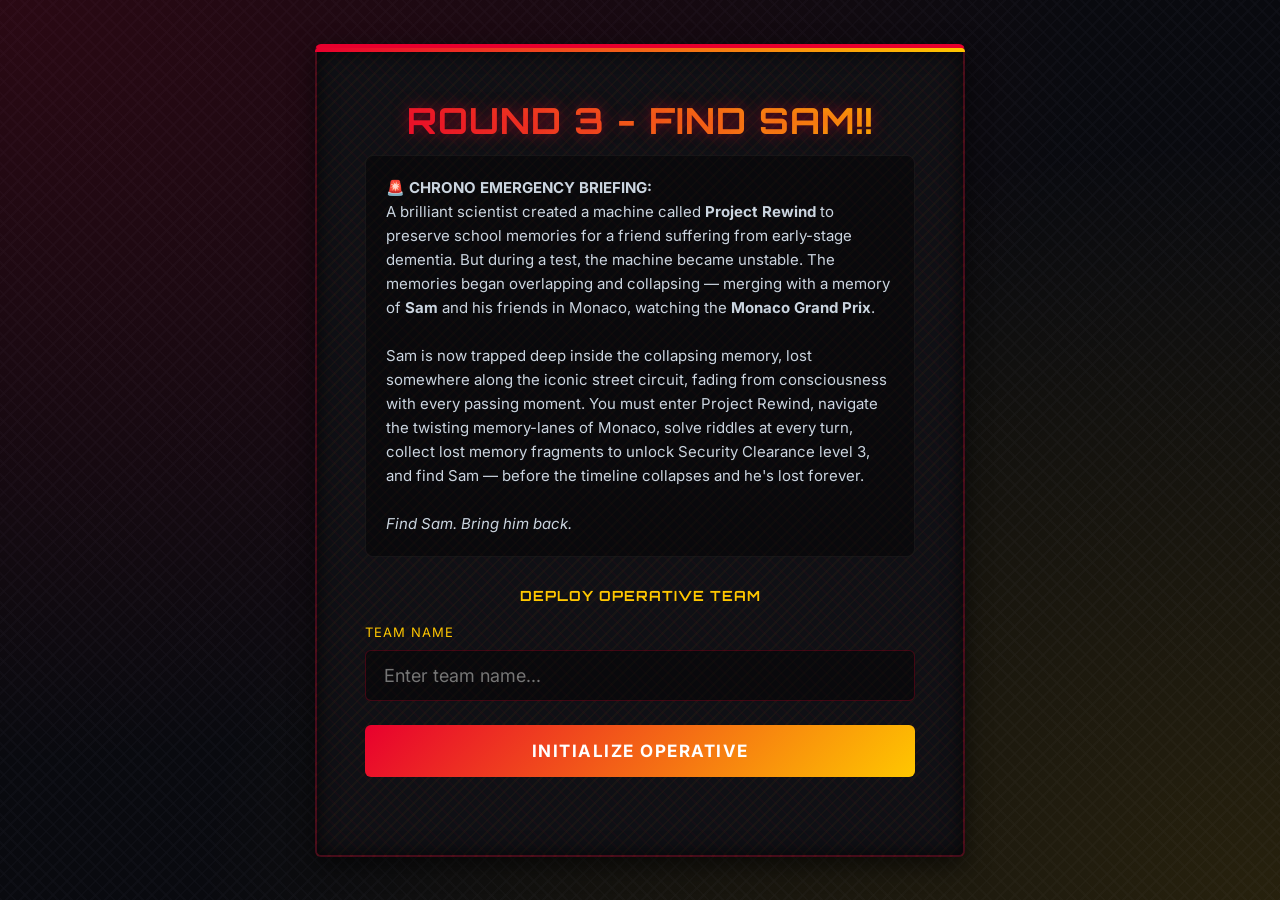
<file: templates/index.html>
<!DOCTYPE html>
<html lang="en">
<head>
    <meta charset="UTF-8">
    <meta name="viewport" content="width=device-width, initial-scale=1.0">
    <meta name="robots" content="noindex, nofollow">
    <title>Find Sam - Multiplayer Mystery Game</title>
    <link rel="stylesheet" href="/static/css/main.css">
</head>
<body>
    <div class="portal-container">
        <div class="portal-card glass-panel">
            <h1 class="portal-title">ROUND 3 - FIND SAM!!</h1>
            
            <div class="story-block">
                <strong>🚨 CHRONO EMERGENCY BRIEFING:</strong><br>
                A brilliant scientist created a machine called <strong>Project Rewind</strong> to preserve school memories for a friend suffering from early-stage dementia. But during a test, the machine became unstable. The memories began overlapping and collapsing — merging with a memory of <strong>Sam</strong> and his friends in Monaco, watching the <strong>Monaco Grand Prix</strong>.<br><br>
                Sam is now trapped deep inside the collapsing memory, lost somewhere along the iconic street circuit, fading from consciousness with every passing moment. You must enter Project Rewind, navigate the twisting memory-lanes of Monaco, solve riddles at every turn, collect lost memory fragments to unlock Security Clearance level 3, and find Sam — before the timeline collapses and he's lost forever.<br><br>
                <em>Find Sam. Bring him back.</em>
            </div>
            
            <div id="error-alert" style="display: none; color: var(--neon-pink); margin-bottom: 20px; font-weight: bold; font-size: 14px;"></div>
            
            <!-- Join Team Form -->
            <form id="join-form" action="/api/join" method="POST" style="margin-bottom: 30px;">
                <h3 style="margin-bottom: 20px; text-transform: uppercase; color: var(--f1-yellow); font-size: 14px; letter-spacing: 1px;">Deploy Operative Team</h3>
                
                <div class="form-group">
                    <label for="team_name">Team Name</label>
                    <input type="text" id="team_name" name="team_name" class="form-control" placeholder="Enter team name..." required autocomplete="off">
                </div>
                
                <!-- Start node is automatically assigned by the server to be far from Sam -->
                <input type="hidden" name="start_node" value="-1">
                
                <button type="submit" class="btn btn-primary">Initialize Operative</button>
            </form>
        </div>
    </div>

    <script>
        // Check for URL error parameters
        const urlParams = new URLSearchParams(window.location.search);
        const error = urlParams.get('error');
        if (error) {
            const errorAlert = document.getElementById('error-alert');
            if (error === 'team_not_found') {
                errorAlert.textContent = 'Error: The requested team session was not found or has been cleared.';
            } else {
                errorAlert.textContent = decodeURIComponent(error);
            }
            errorAlert.style.display = 'block';
        }

        // Intercept form submission to post via AJAX
        document.getElementById('join-form').addEventListener('submit', async (e) => {
            e.preventDefault();
            const form = e.target;
            const formData = new FormData(form);
            
            try {
                const response = await fetch(form.action, {
                    method: form.method,
                    body: formData
                });
                
                const result = await response.json();
                if (response.ok && result.success) {
                    window.location.href = `/team/${encodeURIComponent(result.team_name)}`;
                } else {
                    const errorAlert = document.getElementById('error-alert');
                    errorAlert.textContent = result.message || 'Failed to join game lobby.';
                    errorAlert.style.display = 'block';
                }
            } catch (err) {
                console.error(err);
                const errorAlert = document.getElementById('error-alert');
                errorAlert.textContent = 'Network error. Please try again.';
                errorAlert.style.display = 'block';
            }
        });
    </script>
</body>
</html>
</file>
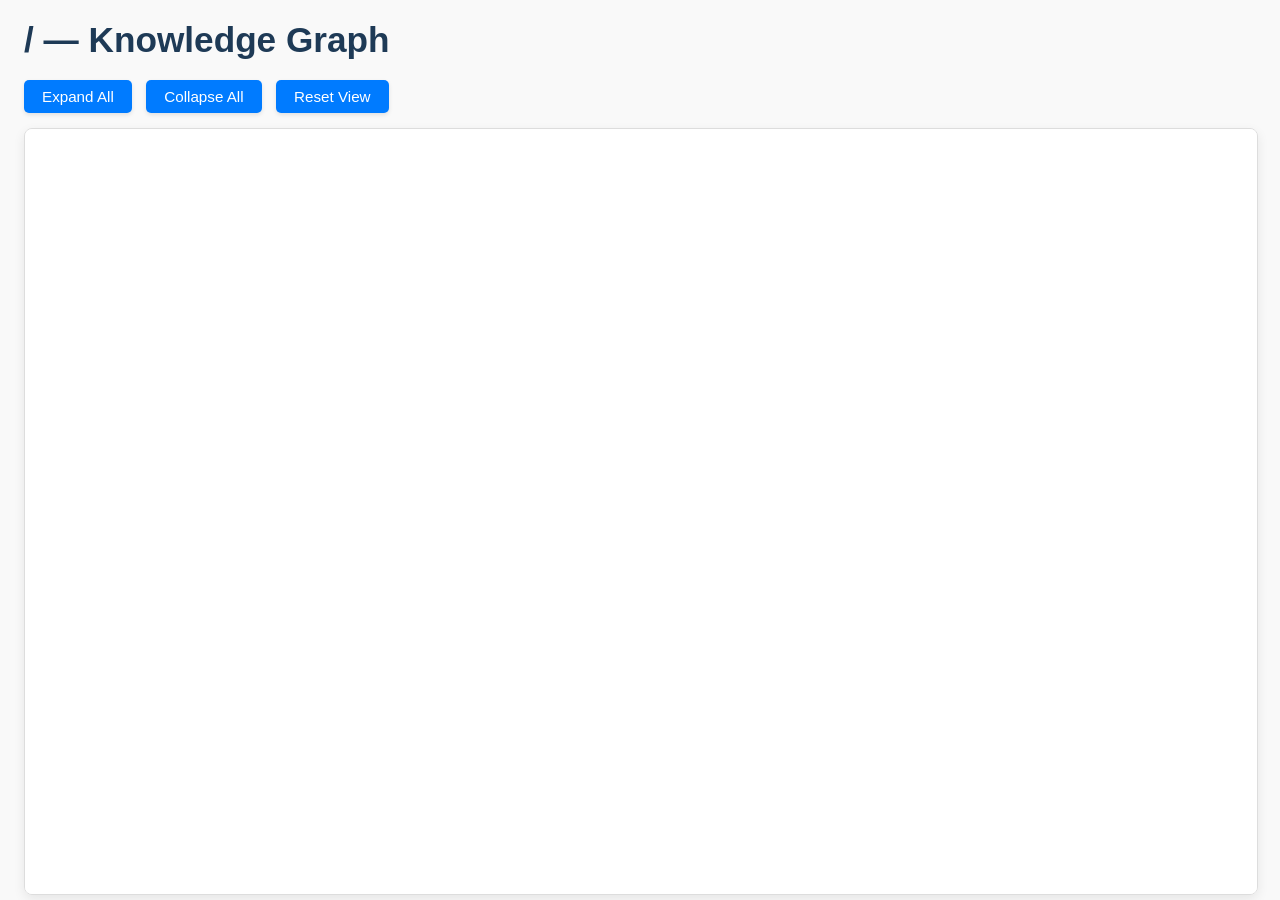
<file: graphify-out/GRAPH_TREE.html>
<!DOCTYPE html>
<html lang="en">
<head>
  <meta charset="UTF-8">
  <title>/ — graphify tree viewer</title>
  <style>
    body {
      font-family: 'Segoe UI', sans-serif;
      margin: 0;
      padding: 0;
      background: #f9f9f9;
      color: #333;
    }
    h1 {
      margin: 20px 0 0 24px;
      font-size: 2.2rem;
      font-weight: bold;
      color: #1e3a56;
    }
    .controls {
      margin: 20px 0 15px 24px;
    }
    button {
      margin-right: 10px;
      padding: 8px 18px;
      background: #007bff;
      color: #fff;
      border: none;
      border-radius: 5px;
      font-size: 0.95rem;
      cursor: pointer;
      transition: background 0.2s ease-in-out;
      box-shadow: 0 2px 4px rgba(0,0,0,0.1);
    }
    button:hover {
      background: #0056b3;
    }
    button:active {
      background: #004085;
    }
    #tree-container {
      width: calc(100vw - 48px); /* Adjust for body margin/padding */
      height: 85vh;
      overflow: auto;
      border-radius: 8px;
      background: #fff;
      margin-left: 24px;
      margin-right: 24px;
      box-shadow: 0 4px 12px rgba(0,0,0,0.08);
      border: 1px solid #ddd;
    }
    svg {
      background: #fff;
      border-radius: 8px;
      display: block; /* Important for D3 */
    }
    .node circle {
      stroke-width: 2.5px;
    }
    .node text { /* Base style for the <text> container */
      font: 13px 'Segoe UI', sans-serif;
      paint-order: stroke fill; /* Ensures text is readable over lines */
      stroke: #fff; /* White halo */
      stroke-width: 3px; /* Halo thickness */
      stroke-linejoin: round;
      stroke-opacity: 0.85; /* Halo opacity */
    }
    .link {
      fill: none;
      stroke-opacity: 0.7;
      stroke-width: 2px;
    }
  </style>
</head>
<body>
  <h1>/ — Knowledge Graph</h1>
  <div class="controls">
    <button onclick="expandAll()">Expand All</button>
    <button onclick="collapseAll()">Collapse All</button>
    <button onclick="resetView()">Reset View</button>
  </div>
  <div id="tree-container">
    <svg id="tree-svg" width="6000" height="8000"></svg>
  </div>

  <script src="https://d3js.org/d3.v7.min.js"></script>
  <script>
    const initialJsonData = {"name":"/","total_count":167,"children":[{"name":".agents","total_count":4,"children":[{"name":"rules","total_count":2,"children":[{"name":"graphify.md","total_count":2,"children":[{"name":"graphify","total_count":1,"children":[]},{"name":"graphify.md","total_count":1,"children":[]}]}]},{"name":"workflows","total_count":2,"children":[{"name":"graphify.md","total_count":2,"children":[{"name":"graphify.md","total_count":1,"children":[]},{"name":"Workflow: graphify","total_count":1,"children":[]}]}]}]},{"name":"game.py","total_count":22,"children":[{"name":".__init__()","total_count":1,"children":[]},{"name":".add_team()","total_count":1,"children":[]},{"name":".bypass_puzzle()","total_count":1,"children":[]},{"name":".configure_game()","total_count":1,"children":[]},{"name":".get_adjacent_nodes()","total_count":1,"children":[]},{"name":".get_gm_view_data()","total_count":1,"children":[]},{"name":".get_shortest_path_distance()","total_count":1,"children":[]},{"name":".get_team_view_data()","total_count":1,"children":[]},{"name":".handle_team_win()","total_count":1,"children":[]},{"name":".load_state()","total_count":1,"children":[]},{"name":".move_team()","total_count":1,"children":[]},{"name":".remove_team()","total_count":1,"children":[]},{"name":".save_state()","total_count":1,"children":[]},{"name":".setup_monaco_map()","total_count":1,"children":[]},{"name":".setup_story_puzzles()","total_count":1,"children":[]},{"name":".solve_puzzle()","total_count":1,"children":[]},{"name":".start_game()","total_count":1,"children":[]},{"name":".start_team()","total_count":1,"children":[]},{"name":".tick_sam_movement()","total_count":1,"children":[]},{"name":".update_puzzle_intel()","total_count":1,"children":[]},{"name":"Any","total_count":1,"children":[]},{"name":"GameManager","total_count":1,"children":[]}]},{"name":"main.py","total_count":36,"children":[{"name":".__init__()","total_count":1,"children":[]},{"name":".broadcast_to_all_teams()","total_count":1,"children":[]},{"name":".broadcast_to_gm()","total_count":1,"children":[]},{"name":".connect_gm()","total_count":1,"children":[]},{"name":".connect_team()","total_count":1,"children":[]},{"name":".disconnect_gm()","total_count":1,"children":[]},{"name":".disconnect_team()","total_count":1,"children":[]},{"name":".send_to_team()","total_count":1,"children":[]},{"name":"Any","total_count":1,"children":[]},{"name":"bypass_puzzle()","total_count":1,"children":[]},{"name":"BypassModel","total_count":1,"children":[]},{"name":"configure_game()","total_count":1,"children":[]},{"name":"ConfigureModel","total_count":1,"children":[]},{"name":"ConnectionManager","total_count":1,"children":[]},{"name":"get_gm()","total_count":1,"children":[]},{"name":"get_gm_state()","total_count":1,"children":[]},{"name":"get_index()","total_count":1,"children":[]},{"name":"get_team()","total_count":1,"children":[]},{"name":"get_team_state()","total_count":1,"children":[]},{"name":"join_team()","total_count":1,"children":[]},{"name":"move_team()","total_count":1,"children":[]},{"name":"MoveModel","total_count":1,"children":[]},{"name":"Request","total_count":1,"children":[]},{"name":"reset_game()","total_count":1,"children":[]},{"name":"sam_tick_loop()","total_count":1,"children":[]},{"name":"shutdown_event()","total_count":1,"children":[]},{"name":"solve_puzzle()","total_count":1,"children":[]},{"name":"SolveModel","total_count":1,"children":[]},{"name":"start_game()","total_count":1,"children":[]},{"name":"start_team_mission()","total_count":1,"children":[]},{"name":"StartTeamModel","total_count":1,"children":[]},{"name":"startup_event()","total_count":1,"children":[]},{"name":"update_all_clients()","total_count":1,"children":[]},{"name":"WebSocket","total_count":1,"children":[]},{"name":"websocket_gm()","total_count":1,"children":[]},{"name":"websocket_team()","total_count":1,"children":[]}]},{"name":"README.md","total_count":15,"children":[{"name":"1. Clone the repo","total_count":1,"children":[]},{"name":"2. Create a virtual environment & install dependencies","total_count":1,"children":[]},{"name":"3. Start the server","total_count":1,"children":[]},{"name":"4. Open in browser","total_count":1,"children":[]},{"name":"Alternative: [Fly.io](https://fly.io)","total_count":1,"children":[]},{"name":"Alternative: [Railway](https://railway.app)","total_count":1,"children":[]},{"name":"Find Sam — Round 3: Treasure Hunt","total_count":1,"children":[]},{"name":"README.md","total_count":1,"children":[]},{"name":"☁️ Free Deployment Options","total_count":1,"children":[]},{"name":"✅ Recommended: [Render](https://render.com)","total_count":1,"children":[]},{"name":"🎮 Gameplay Overview","total_count":1,"children":[]},{"name":"🗂 Project Structure","total_count":1,"children":[]},{"name":"🚀 Running Locally","total_count":1,"children":[]},{"name":"🛠 Tech Stack","total_count":1,"children":[]},{"name":"🧪 Running Tests","total_count":1,"children":[]}]},{"name":"static","total_count":78,"children":[{"name":"js","total_count":78,"children":[{"name":"gm.js","total_count":34,"children":[{"name":"btnForceSamMove","total_count":1,"children":[]},{"name":"btnResetGame","total_count":1,"children":[]},{"name":"connectWebSocket()","total_count":1,"children":[]},{"name":"diagonalChk","total_count":1,"children":[]},{"name":"drawLink()","total_count":1,"children":[]},{"name":"enableConfigControls()","total_count":1,"children":[]},{"name":"fetchState()","total_count":1,"children":[]},{"name":"formatDuration()","total_count":1,"children":[]},{"name":"getAdjacentNodes()","total_count":1,"children":[]},{"name":"getLandmarkName()","total_count":1,"children":[]},{"name":"getNodeCoords()","total_count":1,"children":[]},{"name":"handleNodePathClick()","total_count":1,"children":[]},{"name":"handleStateUpdate()","total_count":1,"children":[]},{"name":"leaderboardBody","total_count":1,"children":[]},{"name":"mapLinksGroup","total_count":1,"children":[]},{"name":"mapNodesGroup","total_count":1,"children":[]},{"name":"mapSvg","total_count":1,"children":[]},{"name":"pathRecording","total_count":1,"children":[]},{"name":"postConfigure()","total_count":1,"children":[]},{"name":"recordPathChk","total_count":1,"children":[]},{"name":"renderLeaderboard()","total_count":1,"children":[]},{"name":"renderMap()","total_count":1,"children":[]},{"name":"renderTelemetry()","total_count":1,"children":[]},{"name":"samCoordsBox","total_count":1,"children":[]},{"name":"samIntervalInput","total_count":1,"children":[]},{"name":"samMarkerGroup","total_count":1,"children":[]},{"name":"samPathInput","total_count":1,"children":[]},{"name":"samStaticChk","total_count":1,"children":[]},{"name":"startPolling()","total_count":1,"children":[]},{"name":"statusBadge","total_count":1,"children":[]},{"name":"stopPolling()","total_count":1,"children":[]},{"name":"teamsMarkersGroup","total_count":1,"children":[]},{"name":"teamsTelemetryGrid","total_count":1,"children":[]},{"name":"updateTimerDisplay()","total_count":1,"children":[]}]},{"name":"team.js","total_count":44,"children":[{"name":"btnBypassPuzzle","total_count":1,"children":[]},{"name":"btnCircuitMap","total_count":1,"children":[]},{"name":"btnCloseIntel","total_count":1,"children":[]},{"name":"btnCloseMapPopup","total_count":1,"children":[]},{"name":"btnCloseRules","total_count":1,"children":[]},{"name":"btnRules","total_count":1,"children":[]},{"name":"btnStartMission","total_count":1,"children":[]},{"name":"cluesList","total_count":1,"children":[]},{"name":"connectWebSocket()","total_count":1,"children":[]},{"name":"drawLink()","total_count":1,"children":[]},{"name":"fetchState()","total_count":1,"children":[]},{"name":"getLandmarkName()","total_count":1,"children":[]},{"name":"getNodeCoords()","total_count":1,"children":[]},{"name":"handleMove()","total_count":1,"children":[]},{"name":"handleStateUpdate()","total_count":1,"children":[]},{"name":"historyList","total_count":1,"children":[]},{"name":"intelClearanceBdg","total_count":1,"children":[]},{"name":"intelClueList","total_count":1,"children":[]},{"name":"intelModal","total_count":1,"children":[]},{"name":"leaderboardBody","total_count":1,"children":[]},{"name":"lobbyOverlay","total_count":1,"children":[]},{"name":"locationVal","total_count":1,"children":[]},{"name":"mapLinksGroup","total_count":1,"children":[]},{"name":"mapNodesGroup","total_count":1,"children":[]},{"name":"mapPopup","total_count":1,"children":[]},{"name":"mapSvg","total_count":1,"children":[]},{"name":"playerMarkerGroup","total_count":1,"children":[]},{"name":"puzzleAnswerInput","total_count":1,"children":[]},{"name":"puzzleError","total_count":1,"children":[]},{"name":"puzzleForm","total_count":1,"children":[]},{"name":"puzzleModal","total_count":1,"children":[]},{"name":"puzzleQuestion","total_count":1,"children":[]},{"name":"renderMap()","total_count":1,"children":[]},{"name":"rulesModal","total_count":1,"children":[]},{"name":"showIntelModal()","total_count":1,"children":[]},{"name":"showWinnerOverlay()","total_count":1,"children":[]},{"name":"startPolling()","total_count":1,"children":[]},{"name":"statusBadge","total_count":1,"children":[]},{"name":"stopPolling()","total_count":1,"children":[]},{"name":"teamName","total_count":1,"children":[]},{"name":"ticketsCard","total_count":1,"children":[]},{"name":"ticketsVal","total_count":1,"children":[]},{"name":"updateTimerDisplay()","total_count":1,"children":[]},{"name":"winnerOverlay","total_count":1,"children":[]}]}]}]},{"name":"test_game.py","total_count":9,"children":[{"name":".setUp()","total_count":1,"children":[]},{"name":".test_add_team()","total_count":1,"children":[]},{"name":".test_adjacent_nodes()","total_count":1,"children":[]},{"name":".test_clue_trigger_and_puzzle_decryption()","total_count":1,"children":[]},{"name":".test_default_map_setup()","total_count":1,"children":[]},{"name":".test_game_states_and_movement()","total_count":1,"children":[]},{"name":".test_team_specific_start()","total_count":1,"children":[]},{"name":".test_win_condition()","total_count":1,"children":[]},{"name":"TestFindSamGame","total_count":1,"children":[]}]},{"name":"tests","total_count":3,"children":[{"name":"test_graph.py","total_count":1,"children":[{"name":"get_distances()","total_count":1,"children":[]}]},{"name":"test_serpentine.py","total_count":1,"children":[{"name":"test_dists()","total_count":1,"children":[]}]},{"name":"test_layout.py","total_count":1,"children":[]}]}]};

    function transformData(jsonData) {
        // Helper function to recursively build the children structure
        function processNode(node, parentL1StageName) {
            let displayName = node.name;
            // Append total_count if it exists and is not already in the name
            if (node.total_count !== undefined) {
                if (!/\(Total Count: \d+\)$/.test(displayName)) {
                    displayName += ` (Total Count: ${node.total_count})`;
                }
            }

            const newNode = { name: displayName };

            if (parentL1StageName === "Root") {
                 newNode.originalStageName = node.name;
            } else {
                newNode.originalStageName = parentL1StageName;
            }

            if (node.children && node.children.length > 0) {
                const stageNameToPass = (parentL1StageName === "Root") ? node.name : parentL1StageName;
                newNode.children = node.children.map(child => processNode(child, stageNameToPass));
            }

            return newNode;
        }

        let rootDisplayName = jsonData.name;
        if (jsonData.total_count !== undefined && !/\(Total Count: \d+\)$/.test(rootDisplayName)) {
            rootDisplayName += ` (Total Count: ${jsonData.total_count})`;
        }

        return {
            name: rootDisplayName,
            originalStageName: "Root",
            children: (jsonData.children || []).map(child => processNode(child, "Root"))
        };
    }

    const treeData = transformData(initialJsonData);

    // Auto-populated phaseColors: every depth-1 child of the root gets
    // a stable colour from a bigger palette so all top-level dirs are
    // distinguishable.
    const PALETTE = [
      ["#3498DB","#2980B9","#AED6F1"], ["#2ECC71","#27AE60","#A9DFBF"],
      ["#E74C3C","#C0392B","#F5B7B1"], ["#9B59B6","#8E44AD","#D7BDE2"],
      ["#F39C12","#D68910","#FAD7A0"], ["#1ABC9C","#117864","#A2D9CE"],
      ["#34495E","#1B2631","#ABB2B9"], ["#E67E22","#BA4A00","#F5CBA7"],
      ["#16A085","#0E6655","#A2D9CE"], ["#D35400","#A04000","#EDBB99"],
      ["#7F8C8D","#566573","#D5DBDB"], ["#C0392B","#7B241C","#F5B7B1"],
      ["#2E86C1","#1B4F72","#A9CCE3"], ["#28B463","#196F3D","#A9DFBF"],
      ["#AF7AC5","#6C3483","#D2B4DE"],
    ];
    const phaseColors = { "Root": { fill: "#4A4A4A", stroke: "#333333", collapsedFill: "#6C757D" },
                          "Default": { fill: "#BDC3C7", stroke: "#95A5A6", collapsedFill: "#ECF0F1" } };
    (initialJsonData.children || []).forEach((c, i) => {
      const pal = PALETTE[i % PALETTE.length];
      phaseColors[c.name] = { fill: pal[0], stroke: pal[1], collapsedFill: pal[2] };
    });

    const levelSpecificPalettes = {
      0: { fill: "#4A4A4A", stroke: "#333333", collapsedFill: "#6C757D" },
      2: { fill: "#6ab04c", stroke: "#508a38", collapsedFill: "#a3d391" },
      3: { fill: "#f0932b", stroke: "#d0730f", collapsedFill: "#f6c07e" },
      4: { fill: "#be2edd", stroke: "#a01cb3", collapsedFill: "#e08bf2" },
      5: { fill: "#00a8ff", stroke: "#007ac1", collapsedFill: "#74d2ff" },
      6: { fill: "#e55039", stroke: "#c23620", collapsedFill: "#f09a8d" },
      default: { fill: "#747d8c", stroke: "#57606f", collapsedFill: "#a4b0be" }
    };

    const svgElement = d3.select("#tree-svg");
    const initialSvgWidth = +svgElement.attr("width");
    const initialSvgHeight = +svgElement.attr("height");
    const margin = { top: 40, right: 120, bottom: 80, left: 450 };
    let width = initialSvgWidth - margin.left - margin.right;
    let height = initialSvgHeight - margin.top - margin.bottom;
    const duration = 500;
    let nodeCounter = 0;
    const g = svgElement.append("g").attr("transform", `translate(${margin.left},${margin.top})`);
    const treemap = d3.tree().nodeSize([40, 0]);
    let rootNode = d3.hierarchy(treeData, d => d.children);
    rootNode.x0 = 0;
    rootNode.y0 = 0;

    if (rootNode.children) {
      rootNode.children.forEach(d_child => {
        if (d_child.children) { collapseBranch(d_child); }
      });
    }
    updateTree(rootNode);

    function collapseBranch(d) { if (d.children) { d._children = d.children; d._children.forEach(collapseBranch); d.children = null; } }
    function expandBranch(d) { if (d._children) { d.children = d._children; d._children = null; } if (d.children) { d.children.forEach(expandBranch); } }
    window.expandAll = () => { expandBranch(rootNode); updateTree(rootNode); };
    window.collapseAll = () => { if (rootNode.children) { rootNode.children.forEach(collapseBranch); } updateTree(rootNode); };
    window.resetView = () => { if (rootNode.children) { rootNode.children.forEach(d_child => { if (d_child.children || d_child._children) { collapseBranch(d_child); } }); } if (rootNode._children && !rootNode.children) { rootNode.children = rootNode._children; rootNode._children = null; } updateTree(rootNode); };

    function updateTree(source) {
      const treeLayoutData = treemap(rootNode);
      let nodes = treeLayoutData.descendants();
      let links = treeLayoutData.descendants().slice(1);

      let minX = 0;
      let maxX = 0;
      if (nodes.length > 0) {
        minX = d3.min(nodes, d => d.x);
        maxX = d3.max(nodes, d => d.x);
      }

      let neededHeight = Math.max(initialSvgHeight, maxX - minX + margin.top + margin.bottom + 100);
      svgElement.transition().duration(duration / 2).attr("height", neededHeight);
      g.transition().duration(duration / 2).attr("transform", `translate(${margin.left},${margin.top - minX + 40})`);

      nodes.forEach(d => { d.y = d.depth * 400; }); // Adjust horizontal separation if needed

      const node = g.selectAll('g.node').data(nodes, d => d.id || (d.id = ++nodeCounter));
      const nodeEnter = node.enter().append('g')
        .attr('class', d => "node" + (d.children || d._children ? " node--internal" : " node--leaf") + (d._children ? " _children" : ""))
        .attr('transform', d => `translate(${source.y0},${source.x0})`)
        .on('click', (event, d) => { if (d.children) { d._children = d.children; d.children = null; } else if (d._children) { d.children = d._children; d._children = null; } updateTree(d); })
        .style('cursor', d => (d.children || d._children) ? 'pointer' : 'default');

      nodeEnter.append('circle').attr('r', 1e-6);

      nodeEnter.append('text')
        .attr('dy', '.35em')
        .attr('x', d => d.children || d._children ? -14 : 14)
        .attr('text-anchor', d => d.children || d._children ? 'end' : 'start')
        .style("fill-opacity", 1e-6)
        .call(wrapText, 380);

      const nodeUpdate = nodeEnter.merge(node);
      nodeUpdate.transition().duration(duration)
        .attr('transform', d => `translate(${d.y},${d.x})`)
        .attr('class', d => "node" + (d.children ? " node--internal" : " node--leaf") + (d._children ? " node--internal _children" : ""));

      nodeUpdate.select('circle').attr('r', 8.5)
        .style('fill', d => {
            let palette;
            if (d.depth === 0) {
                palette = levelSpecificPalettes[0];
            } else if (d.depth === 1) {
                palette = phaseColors[d.data.originalStageName] || phaseColors.Default;
            } else {
                palette = levelSpecificPalettes[d.depth] || levelSpecificPalettes.default;
            }
            if (d._children) return palette.collapsedFill;
            if (d.children) return palette.fill;
            return "#fff";
        })
        .style('stroke', d => {
            let palette;
            if (d.depth === 0) {
                palette = levelSpecificPalettes[0];
            } else if (d.depth === 1) {
                palette = phaseColors[d.data.originalStageName] || phaseColors.Default;
            } else {
                palette = levelSpecificPalettes[d.depth] || levelSpecificPalettes.default;
            }
            return palette.stroke;
        });
      nodeUpdate.select('text').style("fill-opacity", 1).call(wrapText, 380);

      const nodeExit = node.exit().transition().duration(duration).attr('transform', d => `translate(${source.y},${source.x})`).remove();
      nodeExit.select('circle').attr('r', 1e-6);
      nodeExit.select('text').style('fill-opacity', 1e-6);

      const link = g.selectAll('path.link').data(links, d => d.id);
      const linkEnter = link.enter().insert('path', "g").attr('class', 'link').attr('d', d => { const o = { x: source.x0, y: source.y0 }; return diagonal(o, o); });

      linkEnter.merge(link).transition().duration(duration).attr('d', d => diagonal(d, d.parent))
        .style('stroke', d => {
            const sourceNode = d.parent;
            if (!sourceNode) return phaseColors.Default.stroke;
            const l1AncestorName = sourceNode.data.originalStageName;
            const colorPalette = phaseColors[l1AncestorName] || phaseColors.Default;
            return colorPalette.stroke;
        });
      link.exit().transition().duration(duration).attr('d', d => { const o = { x: source.x, y: source.y }; return diagonal(o, o); }).remove();
      nodes.forEach(d => { d.x0 = d.x; d.y0 = d.y; });
    }

    function diagonal(s, d) { return `M ${s.y} ${s.x} C ${(s.y + d.y) / 2} ${s.x}, ${(s.y + d.y) / 2} ${d.x}, ${d.y} ${d.x}`; }

    function wrapText(textElements, maxWidth) {
        const textPartColors = {
            name: '#343a40',
            count: '#0056b3'
        };
        const countRegex = /(\s\(Total Count: \d+\))$/;

        textElements.each(function () {
            const textD3 = d3.select(this);
            const originalNodeText = textD3.datum().data.name;
            const x = parseFloat(textD3.attr("x") || 0);
            const initialDy = textD3.attr("dy");
            const textAnchor = textD3.attr("text-anchor");
            const lineHeight = 1.1;

            textD3.text(null);

            let namePart = originalNodeText;
            let countPartText = "";

            const countMatch = originalNodeText.match(countRegex);
            if (countMatch && originalNodeText.endsWith(countMatch[0])) {
                namePart = originalNodeText.substring(0, originalNodeText.length - countMatch[0].length).trim();
                countPartText = countMatch[0].trim();
            }

            const tokens = [];
            namePart.split(/\s+/).filter(Boolean).forEach(word => {
                tokens.push({ text: word, type: 'name' });
            });
            if (countPartText) {
                tokens.push({ text: countPartText, type: 'count' });
            }

            if (tokens.length === 0 && originalNodeText) {
                tokens.push({ text: originalNodeText, type: 'name' });
            }

            let currentTspan = textD3.append("tspan").attr("x", x).attr("dy", initialDy);
            if (textAnchor === "end") currentTspan.attr("text-anchor", "end");

            let lineTokens = [];

            for (let i = 0; i < tokens.length; i++) {
                const tokenObj = tokens[i];

                lineTokens.push(tokenObj);
                currentTspan.text(lineTokens.map(t => t.text).join(" "));

                if (currentTspan.node().getComputedTextLength() > maxWidth && lineTokens.length > 1) {
                    lineTokens.pop();

                    currentTspan.text(null);
                    lineTokens.forEach((prevToken, idx) => {
                        currentTspan.append("tspan")
                            .text((idx > 0 ? " " : "") + prevToken.text)
                            .style("fill", textPartColors[prevToken.type] || textPartColors.name)
                            .style("font-weight", prevToken.type === 'count' ? "bold" : "normal");
                    });

                    lineTokens = [tokenObj];
                    currentTspan = textD3.append("tspan").attr("x", x).attr("dy", lineHeight + "em");
                    if (textAnchor === "end") currentTspan.attr("text-anchor", "end");
                }
            }

            currentTspan.text(null);
            lineTokens.forEach((token, idx) => {
                currentTspan.append("tspan")
                    .text((idx > 0 ? " " : "") + token.text)
                    .style("fill", textPartColors[token.type] || textPartColors.name)
                    .style("font-weight", token.type === 'count' ? "bold" : "normal");
            });

            if (textD3.selectAll("tspan > tspan").empty() && textD3.select("tspan").text().length === 0 && originalNodeText) {
                let t = textD3.select("tspan");
                let displayText = originalNodeText;
                t.text(displayText).style("fill", textPartColors.name);
                if (t.node() && t.node().getComputedTextLength() > maxWidth && displayText.length > 20) {
                    let estimatedChars = Math.floor(maxWidth / (t.node().getComputedTextLength()/displayText.length) );
                    displayText = displayText.substring(0, Math.max(0, estimatedChars - 3)) + "...";
                    t.text(displayText);
                }
            }
        });
    }
  </script>
</body>
</html>
</file>
<file: static/css/main.css>
@import url('https://fonts.googleapis.com/css2?family=Inter:wght@300;400;500;600;700&family=Orbitron:wght@500;700;900&display=swap');

:root {
    --bg-color: #0b0c10;
    --card-bg: rgba(16, 17, 20, 0.7);
    --border-color: rgba(232, 0, 45, 0.25);
    --f1-red: #e8002d;       /* Ferrari Red */
    --f1-yellow: #ffc700;    /* Monaco Gold */
    --neon-blue: #00f0ff;    /* Chrono Blue */
    --neon-purple: #bd00ff;  /* Rewind Purple */
    --neon-pink: #e8002d;    /* Red alert */
    --neon-green: #39ff14;   /* Safe / Success Green */
    --text-primary: #f5f6fa;
    --text-secondary: #a0aec0;
    --glass-blur: blur(12px);
    --shadow-glow-red: 0 0 15px rgba(232, 0, 45, 0.5);
    --shadow-glow-yellow: 0 0 15px rgba(255, 199, 0, 0.5);
    --shadow-glow-purple: 0 0 15px rgba(189, 0, 255, 0.4);
    --shadow-glow-green: 0 0 15px rgba(57, 255, 20, 0.4);
    --shadow-glow-blue: 0 0 15px rgba(0, 240, 255, 0.5);
}

* {
    box-sizing: border-box;
    margin: 0;
    padding: 0;
    font-family: 'Inter', sans-serif;
}

body {
    background-color: #090a0f;
    background-image: 
        radial-gradient(at 0% 0%, rgba(232, 0, 45, 0.15) 0px, transparent 60%),
        radial-gradient(at 100% 100%, rgba(255, 199, 0, 0.12) 0px, transparent 60%),
        repeating-linear-gradient(45deg, rgba(16, 17, 24, 0.6) 0px, rgba(16, 17, 24, 0.6) 2px, transparent 2px, transparent 10px),
        repeating-linear-gradient(-45deg, rgba(16, 17, 24, 0.6) 0px, rgba(16, 17, 24, 0.6) 2px, transparent 2px, transparent 10px);
    background-attachment: fixed;
    color: var(--text-primary);
    min-height: 100vh;
    overflow-x: hidden;
}

/* Checkered racing stripe */
.checkered-stripe {
    background-image: repeating-conic-gradient(#111 0% 25%, #fff 0% 50%);
    background-position: 0 0;
    background-size: 16px 16px;
    height: 8px;
    width: 100%;
    box-shadow: 0 0 10px rgba(0,0,0,0.5);
}

/* F1 / Monaco utility (formerly Glassmorphism) */
.glass-panel {
    background: #0f1015;
    background-image: 
        repeating-linear-gradient(45deg, rgba(232, 0, 45, 0.03) 0px, rgba(232, 0, 45, 0.03) 2px, transparent 2px, transparent 8px),
        repeating-linear-gradient(-45deg, rgba(255, 199, 0, 0.03) 0px, rgba(255, 199, 0, 0.03) 2px, transparent 2px, transparent 8px);
    border: 2px solid var(--border-color);
    border-radius: 6px;
    box-shadow: inset 0 0 20px rgba(0, 0, 0, 0.8), 0 8px 24px rgba(0, 0, 0, 0.6);
    position: relative;
}
.glass-panel::before {
    content: '';
    position: absolute;
    top: -2px; left: -2px; right: -2px;
    height: 4px;
    background: linear-gradient(90deg, var(--f1-red) 0%, var(--f1-yellow) 100%);
    border-top-left-radius: 6px;
    border-top-right-radius: 6px;
}

/* Typography and Headings */
h1, h2, h3, .hud-value, .logo {
    font-family: 'Orbitron', sans-serif;
    letter-spacing: 1px;
}

/* Layout container */
.app-container {
    display: flex;
    flex-direction: column;
    height: 100vh;
    padding: 16px;
    gap: 16px;
}

/* Header */
.app-header {
    display: flex;
    justify-content: space-between;
    align-items: center;
    padding: 12px 24px;
    height: 70px;
    border-top: 5px solid var(--f1-red);
    box-shadow: 0 4px 20px rgba(0, 0, 0, 0.5), inset 0 1px 0 rgba(255,255,255,0.05);
    background: linear-gradient(180deg, rgba(232, 0, 45, 0.05) 0%, rgba(16, 17, 20, 0.8) 100%);
    position: relative;
    z-index: 100;
}

.logo {
    font-size: 22px;
    font-weight: 900;
    background: linear-gradient(45deg, var(--f1-red), var(--f1-yellow));
    -webkit-background-clip: text;
    -webkit-text-fill-color: transparent;
    text-shadow: 0 0 10px rgba(232, 0, 45, 0.2);
}

.header-status {
    display: flex;
    align-items: center;
    gap: 16px;
}

.game-badge {
    padding: 6px 12px;
    border-radius: 20px;
    font-size: 11px;
    font-weight: 700;
    text-transform: uppercase;
    border: 1px solid currentColor;
}

.badge-setup { color: var(--f1-yellow); border-color: rgba(255, 199, 0, 0.3); }
.badge-active { color: var(--neon-green); border-color: rgba(57, 255, 20, 0.3); }
.badge-ended { color: var(--f1-red); border-color: rgba(232, 0, 45, 0.3); }

/* Portal / Join Page */
.portal-container {
    display: flex;
    justify-content: center;
    align-items: center;
    min-height: 100vh;
    padding: 30px;
}

.portal-card {
    width: 100%;
    max-width: 650px;
    padding: 48px;
    text-align: center;
    border-top: 6px solid var(--f1-red);
}

.portal-title {
    font-size: 36px;
    margin-bottom: 12px;
    background: linear-gradient(45deg, var(--f1-red), var(--f1-yellow));
    -webkit-background-clip: text;
    -webkit-text-fill-color: transparent;
    text-shadow: var(--shadow-glow-red);
}

.portal-subtitle {
    color: var(--text-secondary);
    font-size: 14px;
    margin-bottom: 30px;
    text-transform: uppercase;
    letter-spacing: 2px;
}

.story-block {
    background: rgba(0, 0, 0, 0.4);
    border: 1px solid rgba(255, 255, 255, 0.05);
    border-radius: 8px;
    padding: 20px;
    font-size: 15px;
    line-height: 1.6;
    color: #cbd5e0;
    text-align: left;
    margin-bottom: 30px;
}

.form-group {
    margin-bottom: 24px;
    text-align: left;
}

.form-group label {
    display: block;
    font-size: 13px;
    text-transform: uppercase;
    letter-spacing: 1px;
    color: var(--f1-yellow);
    margin-bottom: 10px;
}

.form-control {
    width: 100%;
    background: rgba(0, 0, 0, 0.4);
    border: 1px solid var(--border-color);
    border-radius: 6px;
    padding: 14px 18px;
    color: var(--text-primary);
    font-size: 18px;
    outline: none;
    transition: border-color 0.3s, box-shadow 0.3s;
}

.form-control:focus {
    border-color: var(--f1-red);
    box-shadow: var(--shadow-glow-red);
}

.btn {
    width: 100%;
    padding: 16px;
    border: none;
    border-radius: 6px;
    font-size: 17px;
    font-weight: 700;
    cursor: pointer;
    text-transform: uppercase;
    letter-spacing: 1.5px;
    transition: all 0.3s;
    outline: none;
}

.btn-primary {
    background: linear-gradient(135deg, var(--f1-red), var(--f1-yellow));
    color: white;
}

.btn-primary:hover {
    box-shadow: var(--shadow-glow-red);
    transform: translateY(-2px);
}

.btn-secondary {
    background: transparent;
    border: 1px solid var(--f1-yellow);
    color: var(--f1-yellow);
}

.btn-secondary:hover {
    background: rgba(255, 199, 0, 0.1);
    box-shadow: var(--shadow-glow-yellow);
}

.btn-danger {
    background: linear-gradient(135deg, var(--f1-red), #5a0010);
    color: white;
}

.btn-danger:hover {
    box-shadow: var(--shadow-glow-red);
    transform: translateY(-2px);
}

/* Dashboard / Game Layout */
.game-layout {
    display: grid;
    grid-template-columns: 280px 1fr 280px;
    gap: 16px;
    flex: 1;
    min-height: 0;
}

/* Team Layout Override */
.team-layout {
    grid-template-columns: 1fr 300px;
    grid-template-rows: 1fr 300px; /* Bottom row for legend */
    grid-template-areas:
        "map sidebar"
        "legend sidebar";
}

.team-layout .map-panel {
    grid-area: map;
}

.team-layout .placeholder-panel {
    grid-area: legend;
    background: #fff;
}

.team-layout .bottom-row {
    grid-area: sidebar;
    flex-direction: column;
    height: 100%;
}

.team-layout .bottom-section {
    border-left: none !important;
    border-bottom: 1px solid var(--border-color);
}
.team-layout .bottom-section:last-child {
    border-bottom: none;
}

.panel {
    display: flex;
    flex-direction: column;
    overflow: hidden;
    animation: slideInUp 0.6s cubic-bezier(0.175, 0.885, 0.32, 1.275) both;
}

@keyframes slideInUp {
    from { transform: translateY(40px); opacity: 0; }
    to { transform: translateY(0); opacity: 1; }
}

.placeholder-panel {
    grid-area: placeholder;
    border: 1px solid rgba(255,255,255,0.12);
    background: rgba(10,10,14,0.9);
    align-items: center;
    justify-content: center;
    animation-delay: 0.1s;
}

.placeholder-inner {
    display: flex;
    align-items: center;
    justify-content: center;
    width: 100%;
    height: 100%;
}

.placeholder-label {
    font-family: 'Orbitron', sans-serif;
    font-size: 10px;
    letter-spacing: 3px;
    text-transform: uppercase;
    color: rgba(255,255,255,0.1);
    user-select: none;
}

/* Bottom row: Intel Dossier + Sector Record */
.bottom-row {
    grid-area: bottom;
    display: flex;
    height: 200px;
    min-height: 160px;
    overflow: hidden;
}

.bottom-section {
    flex: 1;
    display: flex;
    flex-direction: column;
    overflow: hidden;
}

.bottom-section-header {
    padding: 10px 16px;
    border-bottom: 1px solid var(--border-color);
    flex-shrink: 0;
}

.bottom-section-header h3 {
    font-size: 11px;
    letter-spacing: 2px;
    color: var(--f1-yellow);
    text-transform: uppercase;
}

.bottom-section-body {
    padding: 10px 16px;
    overflow-y: auto;
    flex: 1;
}

/* HUD pills in header */
.hud-pill {
    display: flex;
    align-items: center;
    gap: 6px;
    background: rgba(0,0,0,0.35);
    border: 1px solid rgba(255,199,0,0.3);
    border-radius: 20px;
    padding: 4px 12px;
    font-family: 'Orbitron', sans-serif;
}

.hud-pill-icon {
    font-size: 13px;
}

.hud-pill-value {
    font-size: 13px;
    font-weight: 700;
    color: var(--f1-yellow);
    text-shadow: var(--shadow-glow-yellow);
    letter-spacing: 1px;
}

.panel-header {
    padding: 16px;
    border-bottom: 1px solid var(--border-color);
    display: flex;
    justify-content: space-between;
    align-items: center;
}

.panel-body {
    padding: 16px;
    overflow-y: auto;
    flex: 1;
}

/* Scrollbar styling */
.panel-body::-webkit-scrollbar,
.scrollable::-webkit-scrollbar {
    width: 6px;
}
.panel-body::-webkit-scrollbar-track,
.scrollable::-webkit-scrollbar-track {
    background: rgba(0, 0, 0, 0.1);
}
.panel-body::-webkit-scrollbar-thumb,
.scrollable::-webkit-scrollbar-thumb {
    background: rgba(232, 0, 45, 0.2);
    border-radius: 3px;
}
.panel-body::-webkit-scrollbar-thumb:hover,
.scrollable::-webkit-scrollbar-thumb:hover {
    background: rgba(232, 0, 45, 0.4);
}

/* Ticket/HUD display */
.hud-card {
    display: flex;
    flex-direction: column;
    align-items: center;
    justify-content: center;
    padding: 20px;
    margin-bottom: 16px;
    text-align: center;
    border-left: 4px solid var(--f1-yellow);
}

.hud-label {
    font-size: 10px;
    text-transform: uppercase;
    color: var(--text-secondary);
    letter-spacing: 1px;
    margin-bottom: 4px;
}

.hud-value {
    font-size: 38px;
    font-weight: 900;
    color: var(--f1-yellow);
    text-shadow: var(--shadow-glow-yellow);
}

/* Lists and Logs */
.log-list, .clue-list {
    list-style: none;
    display: flex;
    flex-direction: column;
    gap: 10px;
}

.log-item {
    font-size: 12px;
    padding: 10px;
    border-radius: 6px;
    background: rgba(0,0,0,0.3);
    border-left: 3px solid var(--f1-yellow);
}

.clue-item {
    padding: 12px;
    border-radius: 8px;
    background: rgba(0, 0, 0, 0.4);
    border: 1px solid var(--border-color);
    font-size: 13px;
    line-height: 1.45;
    white-space: pre-wrap;
}

.clue-item.intel {
    border-color: rgba(57, 255, 20, 0.3);
    border-left: 4px solid var(--neon-green);
}

.clue-item.intel-hint {
    border-color: rgba(189, 0, 255, 0.3);
    border-left: 4px solid var(--neon-purple);
}

.clue-item.system {
    border-color: rgba(255, 255, 255, 0.15);
    color: var(--text-secondary);
}

.bottom-section {
    animation: slideInUp 0.6s cubic-bezier(0.175, 0.885, 0.32, 1.275) both;
    animation-delay: 0.3s;
}
.map-panel {
    grid-area: map;
    display: flex;
    flex-direction: column;
    position: relative;
    min-height: 0;
    animation-delay: 0.2s;
}

.map-wrapper {
    /* Lock to aspect ratio so nodes align with background image exactly */
    aspect-ratio: 5194 / 2250;
    width: 100%;
    max-height: 100%;
    position: relative;
    background: #0f1015;
    border-radius: 12px;
    border: 2px solid var(--border-color);
    overflow: hidden;
    align-self: flex-start;
}

svg.game-map {
    width: 100%;
    height: 100%;
    cursor: grab;
}

svg.game-map:active {
    cursor: grabbing;
}

/* SVG Map elements styling */
.map-link {
    stroke: rgba(232, 0, 45, 0.8);
    stroke-width: 6px;
    stroke-linecap: round;
    transition: stroke 0.3s;
    filter: drop-shadow(0 0 6px rgba(232, 0, 45, 0.7));
}

.map-link.diagonal {
    stroke: rgba(255, 199, 0, 0.8);
    stroke-dasharray: 6 8;
    stroke-width: 5px;
    filter: drop-shadow(0 0 6px rgba(255, 199, 0, 0.7));
}

.map-link.visited {
    stroke: var(--neon-purple);
    stroke-width: 10px;
    opacity: 1;
    filter: drop-shadow(0 0 10px var(--neon-purple));
}

/* Map Node — inaccessible (default) */
.map-node {
    cursor: default;
}

.map-node circle.node-bg {
    fill: transparent;
    stroke: #fff;
    stroke-width: 3px;
    transition: all 0.3s;
    filter: drop-shadow(0 0 6px #000);
}

.map-node.gm-node circle.node-bg {
    fill: transparent;
    stroke: #fff;
    stroke-width: 4px;
    filter: drop-shadow(var(--shadow-glow-blue));
}

.map-node.accessible {
    cursor: pointer;
}

.map-node.accessible circle.node-bg {
    fill: transparent;
    stroke: rgba(255,199,0,1);
    stroke-width: 4px;
    filter: drop-shadow(0 0 8px rgba(255,199,0,0.8));
    animation: pulseAccessible 2s infinite alternate;
}

@keyframes pulseAccessible {
    0% { filter: drop-shadow(0 0 6px rgba(255,199,0,0.6)); }
    100% { filter: drop-shadow(0 0 16px rgba(255,199,0,1)); }
}

.map-node text.node-label {
    fill: #fff;
    font-size: 11px;
    font-weight: 900;
    text-anchor: middle;
    pointer-events: none;
    font-family: 'Orbitron', sans-serif;
    paint-order: stroke fill;
    stroke: #000;
    stroke-width: 3px;
    stroke-linejoin: round;
}

.map-node text.node-name-label {
    fill: var(--text-primary);
    font-size: 11px;
    font-weight: 700;
    text-anchor: middle;
    pointer-events: none;
    paint-order: stroke fill;
    stroke: #000;
    stroke-width: 3px;
    stroke-linejoin: round;
}

.teams-marker-label {
    fill: #fff;
    font-size: 9px;
    font-weight: 900;
    text-anchor: middle;
    pointer-events: none;
    paint-order: stroke fill;
    stroke: #000;
    stroke-width: 2.5px;
    stroke-linejoin: round;
}

.sam-label {
    fill: var(--neon-pink);
    font-size: 11px;
    font-weight: 900;
    text-anchor: middle;
    pointer-events: none;
    font-family: 'Orbitron', sans-serif;
    paint-order: stroke fill;
    stroke: #000;
    stroke-width: 3px;
    stroke-linejoin: round;
}

.map-node:hover circle.node-bg {
    fill: transparent;
    stroke: #fff;
    stroke-width: 5px;
    filter: drop-shadow(var(--shadow-glow-yellow));
}

.map-node.visited circle.node-bg {
    stroke: var(--neon-purple);
    stroke-width: 4px;
    fill: transparent;
    filter: drop-shadow(0 0 8px var(--neon-purple));
}

.map-node.adjacent circle.node-bg {
    stroke: #00f0ff;
    stroke-width: 5px;
    fill: transparent;
    filter: drop-shadow(0 0 10px rgba(0, 240, 255, 0.8));
}

.map-node.adjacent:hover circle.node-bg {
    fill: transparent;
    stroke-width: 6px;
    filter: drop-shadow(0 0 15px rgba(0, 240, 255, 1));
}

.map-node.current-location circle.node-bg {
    fill: transparent;
    stroke: var(--neon-green);
    stroke-width: 6px;
    filter: drop-shadow(0 0 15px var(--neon-green));
}

.map-node.has-puzzle circle.node-puzzle-ring {
    fill: none;
    stroke: var(--f1-yellow);
    stroke-width: 1.5px;
    stroke-dasharray: 2 2;
    animation: rotateRing 8s linear infinite;
    transform-origin: center;
}

@keyframes rotateRing {
    100% { transform: rotate(360deg); }
}

/* Pulsating Beacons for positions */
.beacon {
    pointer-events: none;
}

.beacon-pulse {
    animation: pulseBeacon 1.8s infinite ease-in-out;
    transform-origin: center;
}

.beacon-core {
    transform-origin: center;
}

.beacon-team .beacon-pulse { fill: rgba(57, 255, 20, 0.4); }
.beacon-team .beacon-core { fill: var(--neon-green); }

.beacon-sam .beacon-pulse { fill: rgba(232, 0, 45, 0.5); }
.beacon-sam .beacon-core { fill: var(--f1-red); }

@keyframes pulseBeacon {
    0% {
        transform: scale(0.6);
        opacity: 1;
    }
    100% {
        transform: scale(2.2);
        opacity: 0;
    }
}

/* Modal Dialog */
.modal-overlay {
    position: fixed;
    top: 0;
    left: 0;
    right: 0;
    bottom: 0;
    background: rgba(5, 5, 8, 0.85);
    backdrop-filter: blur(8px);
    display: flex;
    justify-content: center;
    align-items: center;
    z-index: 1200;
    opacity: 0;
    pointer-events: none;
    transition: opacity 0.3s;
}

.modal-overlay.active {
    opacity: 1;
    pointer-events: auto;
}

#puzzle-modal.modal-overlay {
    background: rgba(5, 5, 8, 0.34);
    backdrop-filter: none;
    justify-content: flex-end;
    align-items: flex-end;
    padding: 20px;
}

.modal-content {
    width: 100%;
    max-width: 500px;
    padding: 32px;
    transform: scale(0.9);
    border-top: 5px solid var(--f1-red);
    transition: transform 0.3s cubic-bezier(0.175, 0.885, 0.32, 1.275);
}

.modal-overlay.active .modal-content {
    transform: scale(1);
}

/* Intel Success Popup */
.intel-modal-overlay {
    position: fixed;
    top: 0; left: 0; right: 0; bottom: 0;
    background: rgba(0, 0, 0, 0.88);
    backdrop-filter: blur(12px);
    display: flex;
    justify-content: center;
    align-items: center;
    z-index: 1500;
    opacity: 0;
    pointer-events: none;
    transition: opacity 0.4s;
}
.intel-modal-overlay.active {
    opacity: 1;
    pointer-events: auto;
}
.intel-modal-box {
    position: relative;
    width: 100%;
    max-width: 540px;
    padding: 40px 36px 32px;
    border-radius: 16px;
    border: 1px solid rgba(255, 199, 0, 0.35);
    background:
        radial-gradient(ellipse at top left, rgba(232,0,45,0.18) 0%, transparent 60%),
        radial-gradient(ellipse at bottom right, rgba(255,199,0,0.12) 0%, transparent 60%),
        linear-gradient(160deg, #0d0d12 0%, #12080a 60%, #0e0c05 100%);
    box-shadow: 0 0 60px rgba(232,0,45,0.25), 0 0 30px rgba(255,199,0,0.1), inset 0 1px 0 rgba(255,255,255,0.06);
    transform: scale(0.88) translateY(20px);
    transition: transform 0.4s cubic-bezier(0.175, 0.885, 0.32, 1.275);
    animation: intelBorderGlow 2.5s ease-in-out infinite alternate;
}
.intel-modal-overlay.active .intel-modal-box {
    transform: scale(1) translateY(0);
}
@keyframes intelBorderGlow {
    from { box-shadow: 0 0 40px rgba(232,0,45,0.2), 0 0 20px rgba(255,199,0,0.08), inset 0 1px 0 rgba(255,255,255,0.06); }
    to   { box-shadow: 0 0 70px rgba(232,0,45,0.38), 0 0 40px rgba(255,199,0,0.18), inset 0 1px 0 rgba(255,255,255,0.09); }
}
.intel-modal-header {
    display: flex;
    align-items: center;
    gap: 12px;
    margin-bottom: 20px;
    padding-bottom: 14px;
    border-bottom: 1px solid rgba(255,199,0,0.2);
}
.intel-modal-icon {
    font-size: 30px;
    animation: iconPop 0.5s cubic-bezier(0.175, 0.885, 0.32, 1.275);
}
@keyframes iconPop {
    0%   { transform: scale(0); }
    100% { transform: scale(1); }
}
.intel-modal-title {
    font-family: 'Orbitron', sans-serif;
    font-size: 16px;
    font-weight: 900;
    color: var(--f1-yellow);
    text-shadow: var(--shadow-glow-yellow);
    letter-spacing: 2px;
    text-transform: uppercase;
}
.intel-modal-subtitle {
    font-size: 11px;
    color: rgba(160,174,192,0.7);
    letter-spacing: 1px;
    text-transform: uppercase;
    margin-top: 2px;
}
.intel-clue-list {
    list-style: none;
    display: flex;
    flex-direction: column;
    gap: 10px;
    margin-bottom: 24px;
}
.intel-clue-item {
    padding: 12px 16px;
    border-radius: 8px;
    background: rgba(0,0,0,0.45);
    border-left: 3px solid var(--neon-green);
    font-size: 13px;
    color: #d1fae5;
    line-height: 1.55;
    animation: slideInClue 0.4s ease forwards;
    opacity: 0;
    transform: translateX(-12px);
}
.intel-clue-item:nth-child(1) { animation-delay: 0.1s; }
.intel-clue-item:nth-child(2) { animation-delay: 0.22s; }
.intel-clue-item:nth-child(3) { animation-delay: 0.34s; }
@keyframes slideInClue {
    to { opacity: 1; transform: translateX(0); }
}
.intel-clearance-badge {
    display: inline-block;
    padding: 4px 12px;
    border-radius: 20px;
    font-size: 11px;
    font-weight: 700;
    letter-spacing: 1px;
    text-transform: uppercase;
    background: rgba(57,255,20,0.1);
    border: 1px solid rgba(57,255,20,0.35);
    color: var(--neon-green);
    margin-bottom: 20px;
}
.intel-modal-footer {
    display: flex;
    justify-content: flex-end;
}

/* Monaco Map Popup */
.map-popup-overlay {
    position: fixed;
    top: 0; left: 0; right: 0; bottom: 0;
    background: rgba(0,0,0,0.92);
    backdrop-filter: blur(10px);
    display: flex;
    justify-content: center;
    align-items: center;
    z-index: 1400;
    opacity: 0;
    pointer-events: none;
    transition: opacity 0.3s;
}
.map-popup-overlay.active {
    opacity: 1;
    pointer-events: auto;
}
.map-popup-box {
    position: relative;
    max-width: 90vw;
    max-height: 88vh;
    border-radius: 12px;
    border: 2px solid rgba(255,199,0,0.4);
    overflow: hidden;
    box-shadow: 0 0 60px rgba(232,0,45,0.3);
    transform: scale(0.9);
    transition: transform 0.35s cubic-bezier(0.175, 0.885, 0.32, 1.275);
}
.map-popup-overlay.active .map-popup-box {
    transform: scale(1);
}
.map-popup-box img {
    display: block;
    max-width: 100%;
    max-height: 88vh;
    object-fit: contain;
}
.map-popup-close {
    position: absolute;
    top: 10px;
    right: 10px;
    background: rgba(0,0,0,0.75);
    border: 1px solid rgba(255,199,0,0.5);
    color: var(--f1-yellow);
    border-radius: 50%;
    width: 34px;
    height: 34px;
    font-size: 18px;
    cursor: pointer;
    display: flex;
    align-items: center;
    justify-content: center;
    transition: background 0.2s;
}
.map-popup-close:hover { background: rgba(232,0,45,0.5); }

.modal-title {
    font-size: 20px;
    color: var(--f1-yellow);
    margin-bottom: 16px;
    border-bottom: 1px solid var(--border-color);
    padding-bottom: 8px;
    text-shadow: var(--shadow-glow-yellow);
}

.modal-body {
    margin-bottom: 24px;
    font-size: 14px;
    line-height: 1.6;
}

.modal-puzzle-q {
    background: rgba(15, 16, 21, 0.9);
    border: 1px solid rgba(255, 199, 0, 0.2);
    border-left: 4px solid var(--f1-yellow);
    padding: 18px 20px;
    border-radius: 6px;
    margin-bottom: 20px;
    font-size: 15px;
    line-height: 1.6;
    color: #fff;
    font-style: normal;
    white-space: pre-wrap;
    box-shadow: inset 0 2px 10px rgba(0,0,0,0.5), 0 4px 10px rgba(0,0,0,0.4);
}

.modal-footer {
    display: flex;
    justify-content: flex-end;
    gap: 12px;
}

/* Leaderboard */
.leaderboard-table {
    width: 100%;
    border-collapse: collapse;
    margin-top: 10px;
    font-size: 14px;
}

.leaderboard-table th, .leaderboard-table td {
    padding: 12px;
    text-align: left;
    border-bottom: 1px solid rgba(255, 255, 255, 0.05);
}

.leaderboard-table th {
    color: var(--f1-yellow);
    text-transform: uppercase;
    font-size: 10px;
    font-weight: 700;
}

.leaderboard-row.winner {
    background: rgba(57, 255, 20, 0.05);
}

.leaderboard-row.winner td:first-child {
    color: var(--neon-green);
    font-weight: bold;
}

/* Winner banner / Announcement overlay */
.announcement-overlay {
    position: fixed;
    top: 0;
    left: 0;
    right: 0;
    bottom: 0;
    background: rgba(0, 0, 0, 0.95);
    z-index: 2000;
    display: flex;
    flex-direction: column;
    justify-content: center;
    align-items: center;
    text-align: center;
    padding: 40px;
}

.announcement-title {
    font-size: 40px;
    background: linear-gradient(45deg, var(--f1-red), var(--f1-yellow));
    -webkit-background-clip: text;
    -webkit-text-fill-color: transparent;
    margin-bottom: 10px;
    animation: glowText 2s infinite alternate;
}

@keyframes glowText {
    from { text-shadow: 0 0 10px rgba(232, 0, 45, 0.3), 0 0 20px rgba(232, 0, 45, 0.2); }
    to { text-shadow: 0 0 20px rgba(232, 0, 45, 0.6), 0 0 30px rgba(232, 0, 45, 0.4); }
}

.announcement-box {
    max-width: 600px;
    width: 100%;
    padding: 40px;
}

/* Admin Dashboard CSS specifics */
.gm-controls {
    display: flex;
    flex-direction: column;
    gap: 16px;
}

.gm-setting {
    display: flex;
    justify-content: space-between;
    align-items: center;
    padding: 10px 0;
    border-bottom: 1px solid rgba(255, 255, 255, 0.05);
}

.gm-setting label {
    font-size: 13px;
}

.teams-grid {
    display: flex;
    flex-direction: column;
    gap: 12px;
}

.team-status-card {
    padding: 14px;
    border-radius: 8px;
    background: rgba(0, 0, 0, 0.3);
    border: 1px solid var(--border-color);
}

.team-status-card.found {
    border-color: rgba(57, 255, 20, 0.4);
    background: rgba(57, 255, 20, 0.03);
}

.team-status-card.eliminated {
    border-color: rgba(232, 0, 45, 0.4);
    background: rgba(232, 0, 45, 0.03);
}

.team-card-header {
    display: flex;
    justify-content: space-between;
    align-items: center;
    margin-bottom: 8px;
}

.team-card-title {
    font-weight: 700;
    font-size: 14px;
}

.team-card-meta {
    display: flex;
    justify-content: space-between;
    font-size: 12px;
    color: var(--text-secondary);
}

.coord-display {
    font-family: 'Orbitron', sans-serif;
    background: rgba(232, 0, 45, 0.1);
    border: 1px solid var(--f1-red);
    color: var(--f1-red);
    padding: 10px;
    border-radius: 6px;
    text-align: center;
    font-weight: bold;
    font-size: 14px;
    margin-bottom: 15px;
    text-shadow: 0 0 10px rgba(232, 0, 45, 0.2);
}

/* Responsive adjustments */
@media(max-width: 1024px) {
    .game-layout {
        grid-template-columns: 1fr;
        grid-template-rows: auto auto auto;
        grid-template-areas:
            "placeholder"
            "map"
            "bottom";
        height: auto;
        overflow: visible;
    }
    
    .team-layout {
        grid-template-columns: 1fr;
        grid-template-rows: auto auto auto;
        grid-template-areas:
            "map"
            "legend"
            "sidebar";
    }
    
    .app-container {
        height: auto;
        min-height: 100vh;
        overflow: visible;
    }
    
    .placeholder-panel {
        height: 120px;
    }
    
    .map-wrapper {
        width: 100%;
        max-height: none;
    }
    
    .bottom-row {
        height: auto;
        min-height: 180px;
        flex-direction: column;
    }

    .bottom-section + .bottom-section {
        border-left: none;
        border-top: 1px solid var(--border-color);
    }
    
    svg.game-map {
        touch-action: pan-x pan-y;
    }
    
    .app-header {
        flex-direction: column;
        height: auto;
        gap: 8px;
        padding: 10px 16px;
    }
    
    .header-status {
        flex-wrap: wrap;
        justify-content: center;
        gap: 8px;
    }
    
    .logo {
        font-size: 16px;
    }
}

    
    .app-container {
        height: auto;
        min-height: 100vh;
        overflow: visible;
    }
    
    .panel {
        height: auto;
        min-height: 200px;
    }
    
    .map-panel {
        min-height: 70vh;
        height: 70vh;
    }
    
    .map-wrapper {
        height: 100%;
    }
    
    svg.game-map {
        touch-action: pan-x pan-y;
    }
    
    .app-header {
        flex-direction: column;
        height: auto;
        gap: 8px;
        padding: 10px 16px;
    }
    
    .header-status {
        flex-wrap: wrap;
        justify-content: center;
        gap: 8px;
    }
    
    .logo {
        font-size: 16px;
    }
}
</file>
